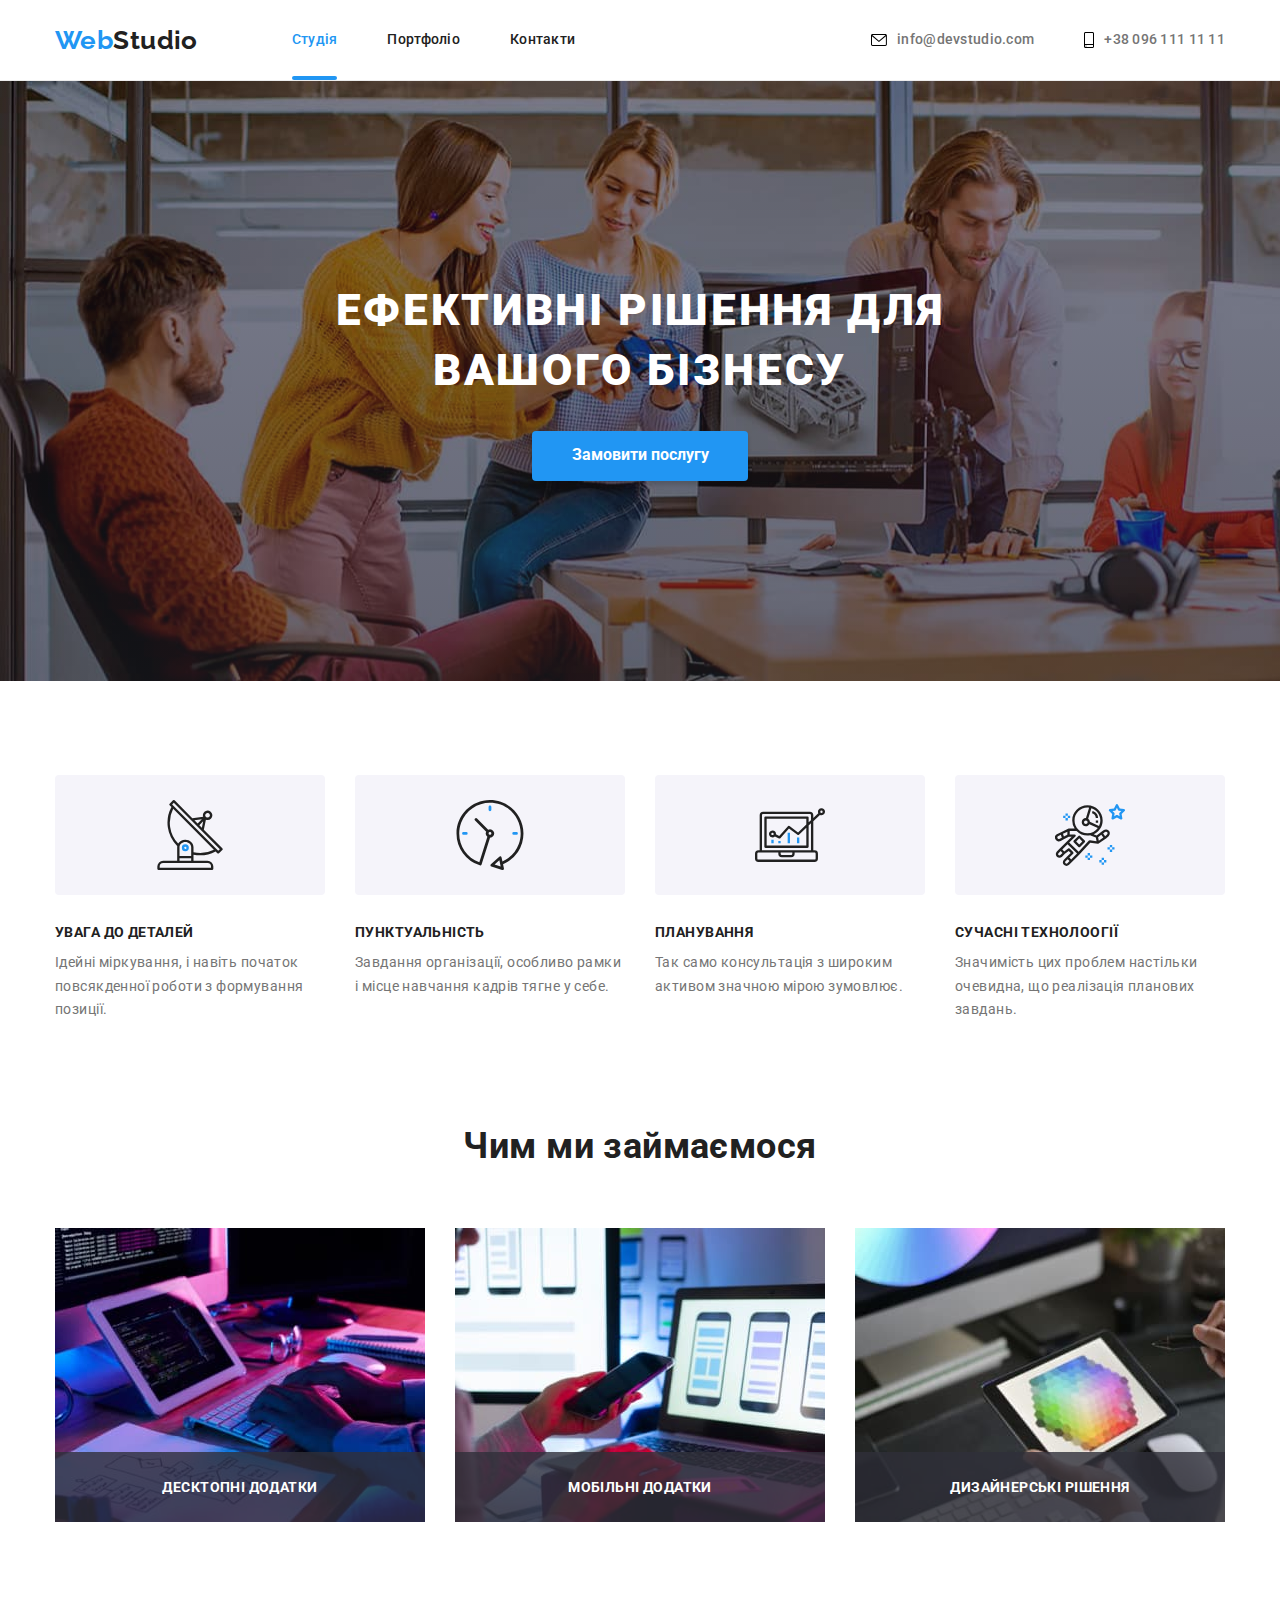
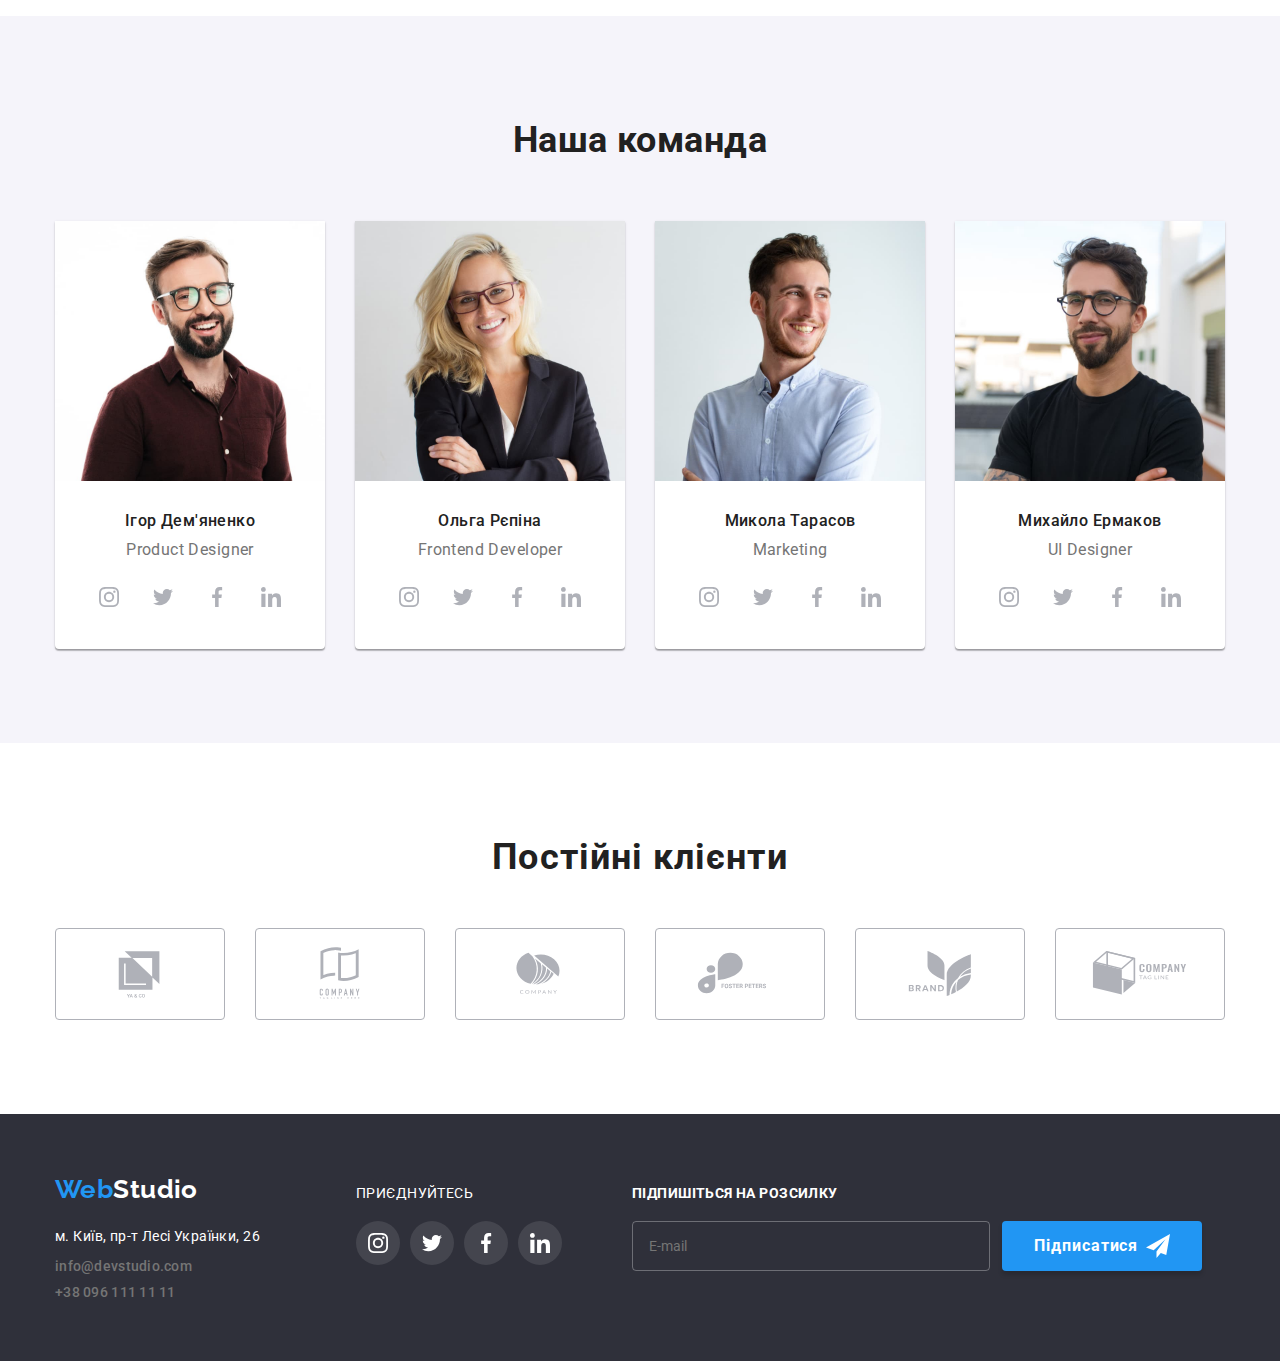
<file: index.html>
<!DOCTYPE html>
<html lang="uk">
  <head>
    <meta charset="UTF-8" >
    <meta http-equiv="X-UA-Compatible" content="IE=edge" >
    <meta name="viewport" content="width=device-width, initial-scale=1.0" >
    <title>WebStudio</title>
    <link
      rel="stylesheet"
      href="https://cdn.jsdelivr.net/npm/modern-normalize@1.1.0/modern-normalize.min.css"
    >
    <link rel="stylesheet" href="./css/styles.css" >
    <link rel="preconnect" href="https://fonts.googleapis.com" >
    <link rel="preconnect" href="https://fonts.gstatic.com" crossorigin >
    <link
      href="https://fonts.googleapis.com/css2?family=Raleway:wght@700&family=Roboto:wght@400;500;700;900&display=swap"
      rel="stylesheet"
    >
  </head>

  <body>
    <!--header-->
    <header class="page-header">
      <div class="container header-container">
        <nav class="page-nav">
          <a class="logo link" href="./index.html"
            >Web<span class="logo-black">Studio</span></a
          >
          <ul class="nav-list-menu list">
            <li class="menu-item">
              <a class="menu-link link current" href="./index.html">студія</a>
            </li>
            <li class="menu-item">
              <a class="menu-link link" href="./portfolio.html">портфоліо</a>
            </li>
            <li class="menu-item">
              <a class="menu-link link" href="">контакти</a>
            </li>
          </ul>
        </nav>
        <ul class="nav-contact-menu list">
          <li class="mail-item">
            <a class="mail-link link" href="mailto:info@devstudio.com"
              >info@devstudio.com
              <svg class="icons-header" width="16" height="12">
                <use href="./images/icons.svg#icon-envelope"></use>
              </svg>
            </a>
          </li>
          <li class="phone-item">
            <a class="phone-number-link link" href="tel:+380961111111"
              >+38 096 111 11 11
              <svg class="icons-header" width="10" height="16">
                <use href="./images/icons.svg#icon-smartphone"></use>
              </svg>
            </a>
          </li>
        </ul>
      </div>
    </header>
    <!--section hero section-->
    <main class="main">
      <section class="section hero-section">
        <div class="container">
          <h1 class="hero-title">ефективні рішення для вашого бізнесу</h1>
          <button data-modal-open class="modal-button" type="button">
            Замовити послугу
          </button>
        </div>
      </section>
      <!--FEATURES-->
      <section class="section">
        <div class="container">
          <h2 class="visually-hidden">наші особливості</h2>
          <ul class="list-feature list">
            <li class="feature">
              <div class="features-container">
                <svg class="feature-icons" width="70" height="70">
                  <use href="./images/icons.svg#icon-antenna"></use>
                </svg>
              </div>
              <h3 class="feature-head">увага до деталей</h3>
              <p class="deskription-feature">
                Ідейні міркування, і навіть початок повсякденної роботи з
                формування позиції.
              </p>
            </li>
            <li class="feature">
              <div class="features-container">
                <svg class="feature-icons" width="70" height="70">
                  <use href="./images/icons.svg#icon-clock"></use>
                </svg>
              </div>
              <h3 class="feature-head">пунктуальність</h3>
              <p class="deskription-feature">
                Завдання організації, особливо рамки і місце навчання кадрів
                тягне у себе.
              </p>
            </li>
            <li class="feature">
              <div class="features-container">
                <svg class="feature-icons" width="70" height="70">
                  <use href="./images/icons.svg#icon-diagram"></use>
                </svg>
              </div>
              <h3 class="feature-head">планування</h3>
              <p class="deskription-feature">
                Так само консультація з широким активом значною мірою зумовлює.
              </p>
            </li>
            <li class="feature">
              <div class="features-container">
                <svg class="feature-icons" width="70" height="70">
                  <use href="./images/icons.svg#icon-astronaut"></use>
                </svg>
              </div>
              <h3 class="feature-head">сучасні технолоогії</h3>
              <p class="deskription-feature">
                Значимість цих проблем настільки очевидна, що реалізація
                планових завдань.
              </p>
            </li>
          </ul>
        </div>
      </section>

      <!--чім ми займаємося-->

      <section class="section we-do-section">
        <div class="container">
          <h2 class="title-image-work">Чим ми займаємося</h2>

          <!--  -->

          <ul class="image-list list">
            <li>
              <div class="wrapper">
                <img
                  src="./images/coding.jpg"
                  alt="Розробка програм"
                  width="370"
                >
                <p class="overlay-text">десктопні додатки</p>
              </div>
            </li>
            <!--  -->
            <li>
              <div class="wrapper">
                <img
                  src="./images/mobile-dev.jpg"
                  alt="Розробка для мобільних пристроїв"
                  width="370"
                >
                  <p class="overlay-text">мобільні додатки</p>
              </div>
            </li>
            <!--  -->
            <li>
              <div class="wrapper">
                <img
                  src="./images/coloring.jpg"
                  alt="Розробка стилю"
                  width="370"
                >
                  <p class="overlay-text">дизайнерські рішення</p>
              </div>
            </li>
          </ul>
        </div>
      </section>

      <!--наша команда-->

      <section class="section team-section">
        <div class="container">
          <h2 class="title-team-section">Наша команда</h2>
          <ul class="list-team list">
            <li class="team">
              <img
                src="./images/img_team/man1.jpg"
                alt="Ігор Дем'яненко"
                width="270"
              >
              <div class="team-description">
                <h3 class="head-member-team">ігор дем'яненко</h3>
                <p class="post-member-team" lang="en">product designer</p>
                <ul class="social-list list">
                  <li>
                    <a
                      class="social-link link"
                      href="https://www.instagram.com"
                      target="_blank"
                      rel="nofollow noopener noreferrer"
                      aria-label="Instagram"
                    >
                      <svg class="social-icons" width="20" height="20">
                        <use href="./images/icons.svg#icon-instagram"></use>
                      </svg>
                    </a>
                  </li>
                  <li>
                    <a
                      class="social-link link"
                      href="https://www.twitter.com"
                      target="_blank"
                      rel="nofollow noopener noreferrer"
                      aria-label="Twitter"
                    >
                      <svg class="social-icons" width="20" height="20">
                        <use href="./images/icons.svg#icon-twitter"></use>
                      </svg>
                    </a>
                  </li>
                  <li>
                    <a
                      class="social-link link"
                      href="https://www.facebook.com"
                      target="_blank"
                      rel="nofollow noopener noreferrer"
                      aria-label="Facebook"
                    >
                      <svg class="social-icons" width="20" height="20">
                        <use href="./images/icons.svg#icon-facebook"></use>
                      </svg>
                    </a>
                  </li>
                  <li>
                    <a
                      class="social-link link"
                      href="https://www.linkedin.com"
                      target="_blank"
                      rel="nofollow noopener noreferrer"
                      aria-label="Linkedin"
                    >
                      <svg class="social-icons" width="20" height="20">
                        <use href="./images/icons.svg#icon-linkedin"></use>
                      </svg>
                    </a>
                  </li>
                </ul>
              </div>
            </li>
            <li class="team">
              <img
                src="./images/img_team/blondgerl.jpg"
                alt="Ольга Рєпіна"
                width="270"
              >
              <div class="team-description">
                <h3 class="head-member-team">ольга рєпіна</h3>
                <p class="post-member-team" lang="en">frontend developer</p>
                <ul class="social-list list">
                  <li>
                    <a
                      class="social-link link"
                      href="https://www.instagram.com"
                      target="_blank"
                      rel="nofollow noopener noreferrer"
                      aria-label="Instagram"
                    >
                      <svg class="social-icons" width="20" height="20">
                        <use href="./images/icons.svg#icon-instagram"></use>
                      </svg>
                    </a>
                  </li>
                  <li>
                    <a
                      class="social-link link"
                      href="https://www.twitter.com"
                      target="_blank"
                      rel="nofollow noopener noreferrer"
                      aria-label="Twitter"
                    >
                      <svg class="social-icons" width="20" height="20">
                        <use href="./images/icons.svg#icon-twitter"></use>
                      </svg>
                    </a>
                  </li>
                  <li>
                    <a
                      class="social-link link"
                      href="https://www.facebook.com"
                      target="_blank"
                      rel="nofollow noopener noreferrer"
                      aria-label="Facebook"
                    >
                      <svg class="social-icons" width="20" height="20">
                        <use href="./images/icons.svg#icon-facebook"></use>
                      </svg>
                    </a>
                  </li>
                  <li>
                    <a
                      class="social-link link"
                      href="https://www.linkedin.com"
                      target="_blank"
                      rel="nofollow noopener noreferrer"
                      aria-label="Linkedin"
                    >
                      <svg class="social-icons" width="20" height="20">
                        <use href="./images/icons.svg#icon-linkedin"></use>
                      </svg>
                    </a>
                  </li>
                </ul>
              </div>
            </li>
            <li class="team">
              <img
                src="./images/img_team/man2.jpg"
                alt="Микола Тарасов"
                width="270"
              >
              <div class="team-description">
                <h3 class="head-member-team">микола тарасов</h3>
                <p class="post-member-team" lang="en">marketing</p>
                <ul class="social-list list">
                  <li>
                    <a
                      class="social-link link"
                      href="https://www.instagram.com"
                      target="_blank"
                      rel="nofollow noopener noreferrer"
                      aria-label="Instagram"
                    >
                      <svg class="social-icons" width="20" height="20">
                        <use href="./images/icons.svg#icon-instagram"></use>
                      </svg>
                    </a>
                  </li>
                  <li>
                    <a
                      class="social-link link"
                      href="https://www.twitter.com"
                      target="_blank"
                      rel="nofollow noopener noreferrer"
                      aria-label="Twitter"
                    >
                      <svg class="social-icons" width="20" height="20">
                        <use href="./images/icons.svg#icon-twitter"></use>
                      </svg>
                    </a>
                  </li>
                  <li>
                    <a
                      class="social-link link"
                      href="https://www.facebook.com"
                      target="_blank"
                      rel="nofollow noopener noreferrer"
                      aria-label="Facebook"
                    >
                      <svg class="social-icons" width="20" height="20">
                        <use href="./images/icons.svg#icon-facebook"></use>
                      </svg>
                    </a>
                  </li>
                  <li>
                    <a
                      class="social-link link"
                      href="https://www.linkedin.com"
                      target="_blank"
                      rel="nofollow noopener noreferrer"
                      aria-label="Linkedin"
                    >
                      <svg class="social-icons" width="20" height="20">
                        <use href="./images/icons.svg#icon-linkedin"></use>
                      </svg>
                    </a>
                  </li>
                </ul>
              </div>
            </li>
            <li class="team">
              <img
                src="./images/img_team/man3.jpg"
                alt="Михайло Єрмаков"
                width="270"
              >
              <div class="team-description">
                <h3 class="head-member-team">михайло ермаков</h3>
                <p class="post-member-team" lang="en">UI designer</p>
                <ul class="social-list list">
                  <li>
                    <a
                      class="social-link link"
                      href="https://www.instagram.com"
                      target="_blank"
                      rel="nofollow noopener noreferrer"
                      aria-label="Instagram"
                    >
                      <svg class="social-icons" width="20" height="20">
                        <use href="./images/icons.svg#icon-instagram"></use>
                      </svg>
                    </a>
                  </li>
                  <li>
                    <a
                      class="social-link link"
                      href="https://www.twitter.com"
                      target="_blank"
                      rel="nofollow noopener noreferrer"
                      aria-label="Twitter"
                    >
                      <svg class="social-icons" width="20" height="20">
                        <use href="./images/icons.svg#icon-twitter"></use>
                      </svg>
                    </a>
                  </li>
                  <li>
                    <a
                      class="social-link link"
                      href="https://www.facebook.com"
                      target="_blank"
                      rel="nofollow noopener noreferrer"
                      aria-label="Facebook"
                    >
                      <svg class="social-icons" width="20" height="20">
                        <use href="./images/icons.svg#icon-facebook"></use>
                      </svg>
                    </a>
                  </li>
                  <li>
                    <a
                      class="social-link link"
                      href="https://www.linkedin.com"
                      target="_blank"
                      rel="nofollow noopener noreferrer"
                      aria-label="Linkedin"
                    >
                      <svg class="social-icons" width="20" height="20">
                        <use href="./images/icons.svg#icon-linkedin"></use>
                      </svg>
                    </a>
                  </li>
                </ul>
              </div>
            </li>
          </ul>
        </div>
      </section>
      <!-- client-list -->
      <section class="section clients">
        <div class="container">
          <h2 class="clients-title">Постійні клієнти</h2>
          <ul class="clients-list list">
            <li class="clients-item">
              <a href="" class="clients-link">
                <svg class="client-icon" width="106" height="60">
                  <use href="./images/icons.svg#icon-logo-1"></use>
                </svg>
              </a>
            </li>
            <li class="clients-item">
              <a href="" class="clients-link">
                <svg class="client-icon" width="106" height="60">
                  <use href="./images/icons.svg#icon-logo-2"></use>
                </svg>
              </a>
            </li>
            <li class="clients-item">
              <a href="" class="clients-link">
                <svg class="client-icon" width="106" height="60">
                  <use href="./images/icons.svg#icon-logo-3"></use>
                </svg>
              </a>
            </li>
            <li class="clients-item">
              <a href="" class="clients-link">
                <svg class="client-icon" width="106" height="60">
                  <use href="./images/icons.svg#icon-logo-4"></use>
                </svg>
              </a>
            </li>
            <li class="clients-item">
              <a href="" class="clients-link">
                <svg class="client-icon" width="106" height="60">
                  <use href="./images/icons.svg#icon-logo-5"></use>
                </svg>
              </a>
            </li>
            <li class="clients-item">
              <a href="" class="clients-link">
                <svg class="client-icon" width="106" height="60">
                  <use href="./images/icons.svg#icon-logo-6"></use>
                </svg>
              </a>
            </li>
          </ul>
        </div>
      </section>
    </main>

    <!--footer-->

    <footer class="page-footer">
      <div class="container">
        <div class="footer-container">
          <div class="section-address">
            <h2 class="visually-hidden">контакти</h2>
            <a class="logo-footer link" href="./index.html"
              >Web<span class="logo-white">Studio</span></a
            >
            <address class="address">
              <ul class="contact-list list">
                <li class="contact-item">
                  <a
                    class="address-link link"
                    href="https://goo.gl/maps/MjFmagzTwZB6WULo7"
                    target="_blank"
                    rel="noopener nofollow noreferrer"
                    >м. Київ, пр-т Лесі Українки, 26
                  </a>
                </li>
                <li class="footer-mail-item">
                  <a
                    class="footer-mail-link link"
                    href="mailto:info@devstudio.com"
                    >info@devstudio.com</a
                  >
                </li>
                <li class="footer-phone-item">
                  <a class="footer-phone-link link" href="tel:+380961111111"
                    >+38 096 111 11 11</a
                  >
                </li>
              </ul>
            </address>
          </div>
          <!-- social-list -->
          <div class="section-social-link">
            <p class="social-link-title">приєднуйтесь</p>
            <ul class="social-list-footer list">
              <li>
                <a
                  class="social-link-dark link"
                  href="https://www.instagram.com"
                  target="_blank"
                  rel="nofollow noopener noreferrer"
                  aria-label="Instagram"
                >
                  <svg class="social-icons-footer" width="20" height="20">
                    <use href="./images/icons.svg#icon-instagram"></use>
                  </svg>
                </a>
              </li>
              <li>
                <a
                  class="social-link-dark link"
                  href="https://www.twitter.com"
                  target="_blank"
                  rel="nofollow noopener noreferrer"
                  aria-label="Twitter"
                >
                  <svg class="social-icons-footer" width="20" height="20">
                    <use href="./images/icons.svg#icon-twitter"></use>
                  </svg>
                </a>
              </li>
              <li>
                <a
                  class="social-link-dark link"
                  href="https://www.facebook.com"
                  target="_blank"
                  rel="nofollow noopener noreferrer"
                  aria-label="Facebook"
                >
                  <svg class="social-icons-footer" width="20" height="20">
                    <use href="./images/icons.svg#icon-facebook"></use>
                  </svg>
                </a>
              </li>
              <li>
                <a
                  class="social-link-dark link"
                  href="https://www.linkedin.com"
                  target="_blank"
                  rel="nofollow noopener noreferrer"
                  aria-label="Linkedin"
                >
                  <svg class="social-icons-footer" width="20" height="20">
                    <use href="./images/icons.svg#icon-linkedin"></use>
                  </svg>
                </a>
              </li>
            </ul>
          </div>

          <!-- form footer -->

          <form class="footer-booking-form" name="footer-booking-form">
            <span class="title-submit " >підпишіться на розсилку</span>
            <label class="footer-label">
              <input class="footer-form-input" type="email" name="email" placeholder="E-mail">
              <button class="button-submit" type="submit">
                Підписатися
                <svg class="icon-send" width="24" height="24">
                  <use href="./images/icons.svg#icon-send"></use>
                </svg>
              </button>
            </label>  
          </form>
        </div>
      </div>
    </footer>

    <!-- modal window -->

    <div class="backdrop is-hidden" data-modal>
      <div class="modal">
        <p></p>
        <button data-modal-close class="close-btn" type="button">
          <svg class="close-btn-icon" width="18" height="18">
            <use href="./images/icons.svg#icon-close"></use>
          </svg>
        </button>

        <!-- modal-form -->

        <form class="modal-booking-form" name="modal_booking_form" >
          <div class="modal-submit">
            <p class="title-modal-submit">Залиште свої данні, ми вам передзвонимо</p>
            <!--  -->
            <label class="booking-form-fild">
              <span class="label-title">Ім'я</span>
              <input type="text" class="modal-form-input" name="username" required >
              <svg class="icon icon-person-form" width="18" height="18">
                <use href="./images/icons.svg#icon-person-black-form"></use>
              </svg>
            </label>
            <!--  -->
            <label class="booking-form-fild">
              <span class="label-title">Телефон</span>
              <input type="tel" class="modal-form-input" name="phone_number" required>
              <svg class="icon icon-phone-form" width="18" height="18">
                <use href="./images/icons.svg#icon-phone-black-form"></use>
              </svg>
            </label>
            <!--  -->
            <label class="booking-form-fild">
              <span class="label-title">Пошта</span>
              <input type="email" class="modal-form-input" name="email">
              <svg class="icon icon-email-form" width="18" height="18">
                <use href="./images/icons.svg#icon-email-black-form"></use>
              </svg>
            </label>
            <!--  -->
            <label class="booking-form-fild">
              <span class="label-title">Коментар</span>
              <textarea name="coments" placeholder="Введіть текст" rows="8"></textarea>
            </label>
            <!--  -->
            <label class="chekbox-form-fild">
              <input type="checkbox" name="checkbox" class="checkbox">
              <span class="icon-checkbox"></span>
              <span class="checkbox-title">Погоджуюся з розсилкою та приймаю 
                <a class="checkbox-agreement" href="">Умови договору</a>
              </span>
            </label>
            <button type="submit" class="button-submit modal-form-button" >Відправити</button>
          </div>
        </form>
      </div>
    </div>
    <script src="./js/modal.js"></script>
  </body>
</html>
</file>
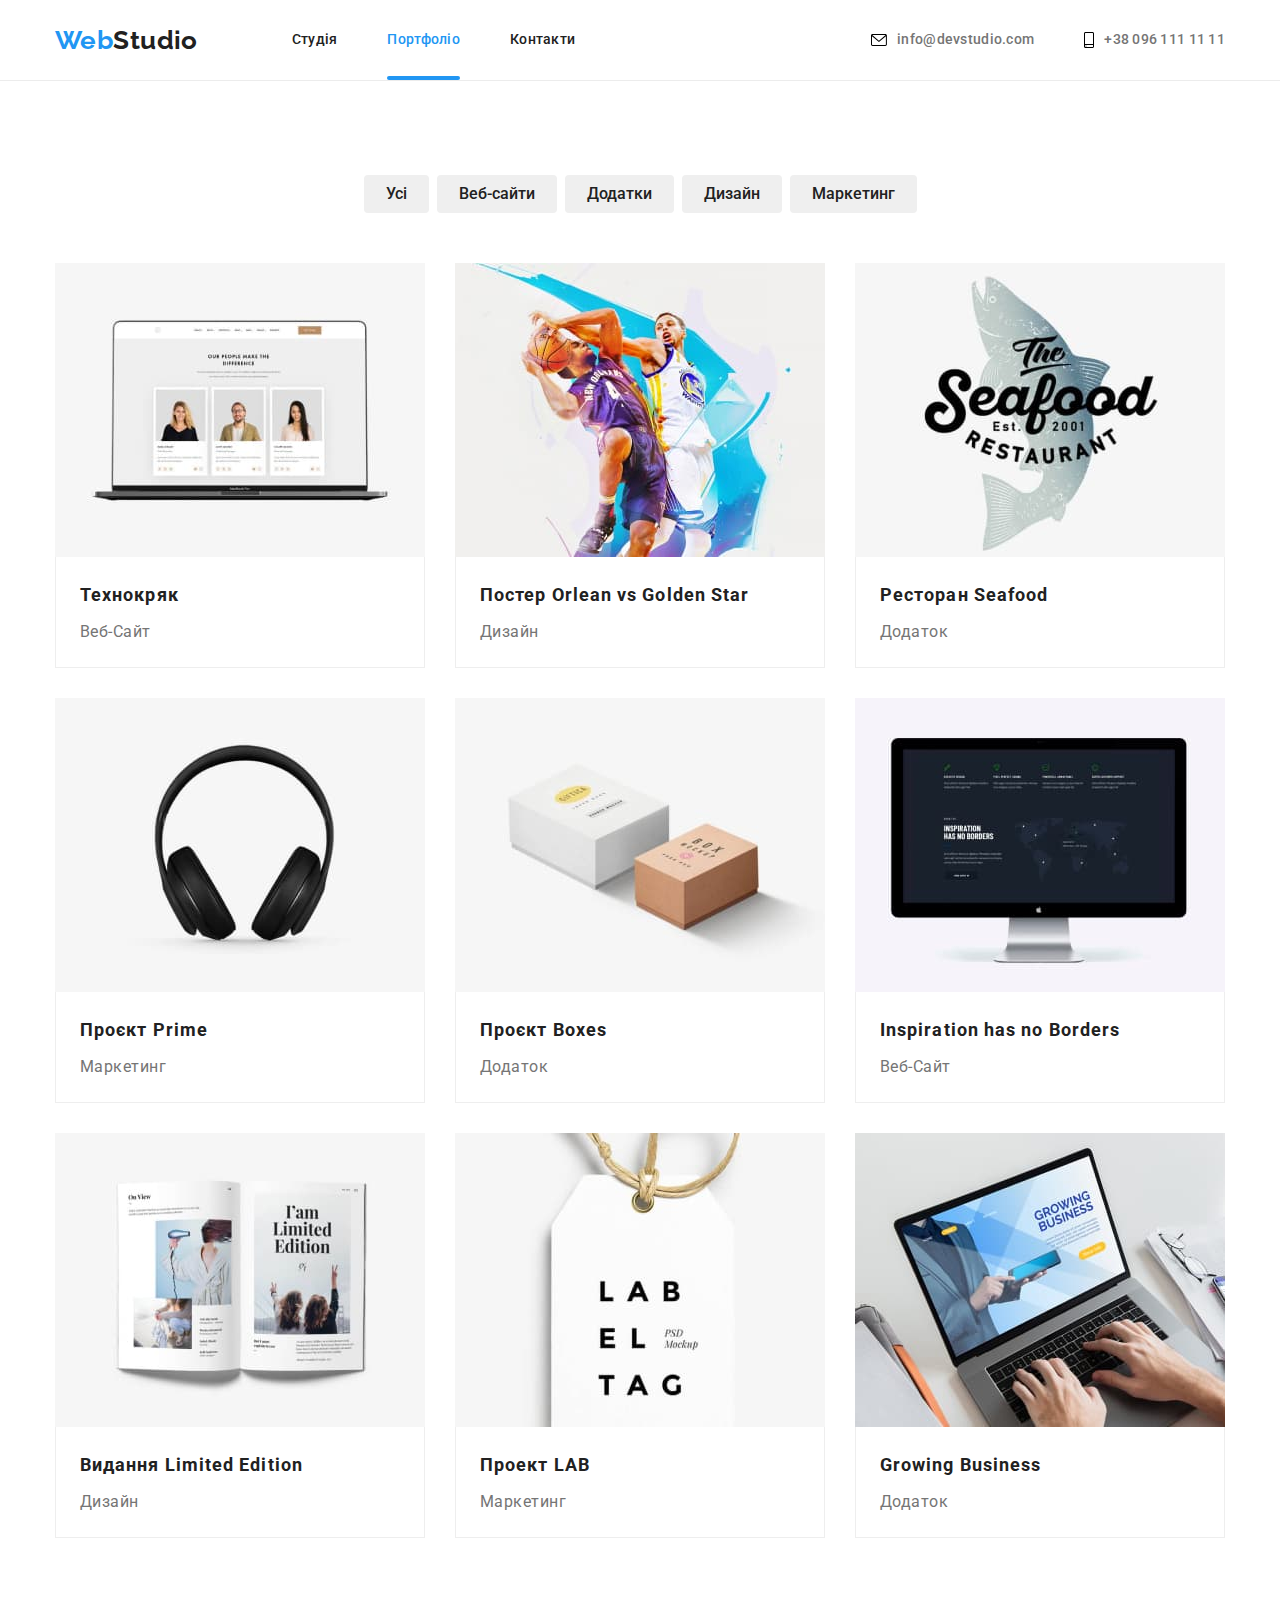
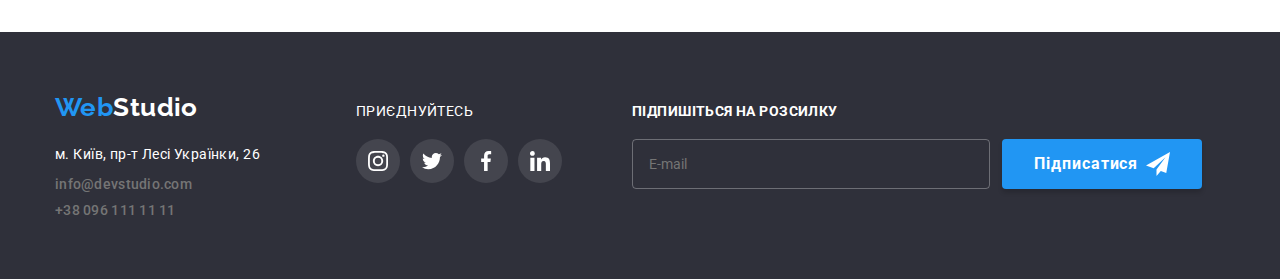
<file: portfolio.html>
<!DOCTYPE html>
<html lang="uk">
  <head>
    <meta charset="UTF-8" >
    <meta http-equiv="X-UA-Compatible" content="IE=edge" >
    <meta name="viewport" content="width=device-width, initial-scale=1.0" >
    <title>Портфоліо</title>
    <link
      rel="stylesheet"
      href="https://cdn.jsdelivr.net/npm/modern-normalize@1.1.0/modern-normalize.min.css"
    >
    <link rel="stylesheet" href="./css/styles.css" >
    <link rel="preconnect" href="https://fonts.googleapis.com" >
    <link rel="preconnect" href="https://fonts.gstatic.com" crossorigin >
    <link
      href="https://fonts.googleapis.com/css2?family=Raleway:wght@700&family=Roboto:wght@400;500;700;900&display=swap"
      rel="stylesheet"
    >
  </head>

  <body>
    <!--header-->
    <header class="page-header">
      <div class="container header-container">
        <nav class="page-nav">
          <a class="logo link" href="./index.html"
            >Web<span class="logo-black">Studio</span></a
          >
          <ul class="nav-list-menu list">
            <li class="menu-item">
              <a class="menu-link link" href="./index.html">студія</a>
            </li>
            <li class="menu-item">
              <a class="menu-link link current" href="./portfolio.html"
                >портфоліо</a
              >
            </li>
            <li class="menu-item">
              <a class="menu-link link" href="">контакти</a>
            </li>
          </ul>
        </nav>
        <ul class="nav-contact-menu list">
          <li class="mail-item">
            <a class="mail-link link" href="mailto:info@devstudio.com"
              >info@devstudio.com
              <svg class="icons-header" width="16" height="12">
                <use href="./images/icons.svg#icon-envelope"></use>
              </svg>
            </a>
          </li>
          <li class="phone-item">
            <a class="phone-number-link link" href="tel:+380961111111"
              >+38 096 111 11 11
                <svg class="icons-header" width="10" height="16">
              <use href="./images/icons.svg#icon-smartphone"></use>
            </svg>
            </a>
          </li>
        </ul>
      </div>
    </header>
    <!--main-->
    <main>
      <section class="section">
        <div class="container">
          <h1 class="visually-hidden">портфоліо</h1>

          <!-- filtr portfolio -->

          <ul class="nav-list list">
            <li>
              <button class="nav-list-link" type="button">усі</button>
            </li>
            <li>
              <button class="nav-list-link" type="button">
                веб-<span class="text-trasform-none">сайти</span>
              </button>
            </li>
            <li>
              <button class="nav-list-link" type="button">додатки</button>
            </li>
            <li>
              <button class="nav-list-link" type="button">дизайн</button>
            </li>
            <li>
              <button class="nav-list-link" type="button">маркетинг</button>
            </li>
          </ul>

          <!-- cards portfolio -->

          <ul class="list-portfolio">
            <li class="item list">
              <a href="" class="portfolio-link">
                <div class="portfolio-thumb">
                  <img
                    class="image"
                    src="./images/img-portfolio/img1.jpg"
                    alt="ноутбук розробка"
                    width="370"
                  >
                  <div class="overlay-box-portfolio">
                    <p class="overlay-deskription">
                      Ресурс пропонує комплексні пропозиції з різним рівнем
                      функціоналу та сервісів. Все це дозволить відвідувачу
                      отримати вичерпні відомості про компанію чи приватну
                      особу.
                    </p>
                  </div>
                </div>
                <div class="portfolio-description">
                  <h2 class="portfolio-title">технокряк</h2>
                  <p class="paragraf-list">веб-сайт</p>
                </div>
              </a>
            </li>
            <!--  -->
            <li class="item list">
              <a href="" class="portfolio-link">
                <div class="portfolio-thumb">
                  <img
                    src="./images/img-portfolio/img2.jpg"
                    alt="постер баскетбол"
                    width="370"
                  >
                  <div class="overlay-box-portfolio">
                    <p class="overlay-deskription">
                      Ресурс пропонує комплексні пропозиції з різним рівнем
                      функціоналу та сервісів. Все це дозволить відвідувачу
                      отримати вичерпні відомості про компанію чи приватну
                      особу.
                    </p>
                  </div>
                </div>
                <div class="portfolio-description">
                  <h2 class="portfolio-title">
                    постер<span lang="en">
                      orlean <span class="text-trasform-none">vs</span> golden
                      star</span
                    >
                  </h2>
                  <p class="paragraf-list">дизайн</p>
                </div>
              </a>
            </li>
            <!--  -->
            <li class="item list">
              <a class="portfolio-link" href="">
                <div class="portfolio-thumb">
                  <img
                    src="./images/img-portfolio/img3.jpg"
                    alt="додаток ресторана"
                    width="370"
                  >
                  <div class="overlay-box-portfolio">
                    <p class="overlay-deskription">
                      Ресурс пропонує комплексні пропозиції з різним рівнем
                      функціоналу та сервісів. Все це дозволить відвідувачу
                      отримати вичерпні відомості про компанію чи приватну
                      особу.
                    </p>
                  </div>
                </div>
                <div class="portfolio-description">
                  <h2 class="portfolio-title">
                    ресторан <span lang="en"> seafood</span>
                  </h2>
                  <p class="paragraf-list">додаток</p>
                </div>
              </a>
            </li>
            <!--  -->
            <li class="item list">
              <a class="portfolio-link" href="">
                <div class="portfolio-thumb">
                  <img
                    src="./images/img-portfolio/img4.jpg"
                    alt="навушники"
                    width="370"
                  >
                  <div class="overlay-box-portfolio">
                    <p class="overlay-deskription">
                      Ресурс пропонує комплексні пропозиції з різним рівнем
                      функціоналу та сервісів. Все це дозволить відвідувачу
                      отримати вичерпні відомості про компанію чи приватну
                      особу.
                    </p>
                  </div>
                </div>
                <div class="portfolio-description">
                  <h2 class="portfolio-title">
                    проєкт <span lang="en"> prime</span>
                  </h2>
                  <p class="paragraf-list">маркетинг</p>
                </div>
              </a>
            </li>
            <!--  -->
            <li class="item list">
              <a class="portfolio-link" href="">
                <div class="portfolio-thumb">
                  <img
                    src="./images/img-portfolio/img5.jpg"
                    alt="дрібні коробочки"
                    width="370"
                  >
                  <div class="overlay-box-portfolio">
                    <p class="overlay-deskription">
                      Ресурс пропонує комплексні пропозиції з різним рівнем
                      функціоналу та сервісів. Все це дозволить відвідувачу
                      отримати вичерпні відомості про компанію чи приватну
                      особу.
                    </p>
                  </div>
                </div>

                <div class="portfolio-description">
                  <h2 class="portfolio-title">
                    проєкт <span lang="en"> boxes</span>
                  </h2>
                  <p class="paragraf-list">додаток</p>
                </div>
              </a>
            </li>
            <!--  -->
            <li class="item list">
              <a class="portfolio-link" href="">
                <div class="portfolio-thumb">
                  <img
                    src="./images/img-portfolio/img6.jpg"
                    alt="монітор"
                    width="370"
                  >
                  <div class="overlay-box-portfolio">
                    <p class="overlay-deskription">
                      Ресурс пропонує комплексні пропозиції з різним рівнем
                      функціоналу та сервісів. Все це дозволить відвідувачу
                      отримати вичерпні відомості про компанію чи приватну
                      особу.
                    </p>
                  </div>
                </div>

                <div class="portfolio-description">
                  <h2 class="portfolio-title">
                    <span lang="en"
                      >inspiration
                      <span class="text-trasform-none">has no</span>
                      borders</span
                    >
                  </h2>
                  <p class="paragraf-list">веб-сайт</p>
                </div>
              </a>
            </li>
            <!--  -->
            <li class="item list">
              <a class="portfolio-link" href="">
                <div class="portfolio-thumb">
                  <img
                    src="./images/img-portfolio/img7.jpg"
                    alt="книга"
                    width="370"
                  >
                  <div class="overlay-box-portfolio">
                    <p class="overlay-deskription">
                      Ресурс пропонує комплексні пропозиції з різним рівнем
                      функціоналу та сервісів. Все це дозволить відвідувачу
                      отримати вичерпні відомості про компанію чи приватну
                      особу.
                    </p>
                  </div>
                </div>
                <div class="portfolio-description">
                  <h2 class="portfolio-title">
                    видання <span lang="en"> limited edition</span>
                  </h2>
                  <p class="paragraf-list">дизайн</p>
                </div>
              </a>
            </li>
            <!--  -->
            <li class="item list">
              <a class="portfolio-link" href="">
                <div class="portfolio-thumb">
                  <img
                    src="./images/img-portfolio/img8.jpg"
                    alt="бірка дизайн"
                    width="370"
                  >
                  <div class="overlay-box-portfolio">
                    <p class="overlay-deskription">
                      Ресурс пропонує комплексні пропозиції з різним рівнем
                      функціоналу та сервісів. Все це дозволить відвідувачу
                      отримати вичерпні відомості про компанію чи приватну
                      особу.
                    </p>
                  </div>
                </div>

                <div class="portfolio-description">
                  <h2 class="portfolio-title">
                    проект<span lang="en">
                      <span class="text-transform-up">lab</span></span
                    >
                  </h2>
                  <p class="paragraf-list">маркетинг</p>
                </div>
              </a>
            </li>
            <!--  -->
            <li class="item list">
              <a class="portfolio-link" href="">
                <div class="portfolio-thumb">
                  <img
                    src="./images/img-portfolio/img9.jpg"
                    alt="ноутбук додаток"
                    width="370"
                  >
                  <div class="overlay-box-portfolio">
                    <p class="overlay-deskription">
                      Ресурс пропонує комплексні пропозиції з різним рівнем
                      функціоналу та сервісів. Все це дозволить відвідувачу
                      отримати вичерпні відомості про компанію чи приватну
                      особу.
                    </p>
                  </div>
                </div>

                <div class="portfolio-description">
                  <h2 class="portfolio-title">
                    <span lang="en"> growing business</span>
                  </h2>
                  <p class="paragraf-list">додаток</p>
                </div>
              </a>
            </li>
          </ul>
        </div>
      </section>
    </main>
    <!--footer-->
    <footer class="page-footer">
      <div class="container">
        <div class="footer-container">
          <div class="section-address">
            <h2 class="visually-hidden">контакти</h2>
            <a class="logo-footer link" href="./index.html"
              >Web<span class="logo-white">Studio</span></a
            >
            <address class="address">
              <ul class="contact-list list">
                <li class="contact-item">
                  <a
                    class="address-link link"
                    href="https://goo.gl/maps/MjFmagzTwZB6WULo7"
                    target="_blank"
                    rel="noopener nofollow noreferrer"
                    >м. Київ, пр-т Лесі Українки, 26
                  </a>
                </li>
                <li class="footer-mail-item">
                  <a
                    class="footer-mail-link link"
                    href="mailto:info@devstudio.com"
                    >info@devstudio.com</a
                  >
                </li>
                <li class="footer-phone-item">
                  <a class="footer-phone-link link" href="tel:+380961111111"
                    >+38 096 111 11 11</a
                  >
                </li>
              </ul>
            </address>
          </div>
          <!-- social-list -->
          <div class="section-social-link">
            <p class="social-link-title">приєднуйтесь</p>
            <ul class="social-list-footer list">
              <li>
                <a
                  class="social-link-dark link"
                  href="https://www.instagram.com"
                  target="_blank"
                  rel="nofollow noopener noreferrer"
                  aria-label="Instagram"
                >
                  <svg class="social-icons-footer" width="20" height="20">
                    <use href="./images/icons.svg#icon-instagram"></use>
                  </svg>
                </a>
              </li>
              <li>
                <a
                  class="social-link-dark link"
                  href="https://www.twitter.com"
                  target="_blank"
                  rel="nofollow noopener noreferrer"
                  aria-label="Twitter"
                >
                  <svg class="social-icons-footer" width="20" height="20">
                    <use href="./images/icons.svg#icon-twitter"></use>
                  </svg>
                </a>
              </li>
              <li>
                <a
                  class="social-link-dark link"
                  href="https://www.facebook.com"
                  target="_blank"
                  rel="nofollow noopener noreferrer"
                  aria-label="Facebook"
                >
                  <svg class="social-icons-footer" width="20" height="20">
                    <use href="./images/icons.svg#icon-facebook"></use>
                  </svg>
                </a>
              </li>
              <li>
                <a
                  class="social-link-dark link"
                  href="https://www.linkedin.com"
                  target="_blank"
                  rel="nofollow noopener noreferrer"
                  aria-label="Linkedin"
                >
                  <svg class="social-icons-footer" width="20" height="20">
                    <use href="./images/icons.svg#icon-linkedin"></use>
                  </svg>
                </a>
              </li>
            </ul>
          </div>

          <!-- form footer -->

          <form class="footer-booking-form" name="footer-booking-form">
            <span class="title-submit " >підпишіться на розсилку</span>
            <label class="footer-label">
              <input class="footer-form-input" type="email" name="email" placeholder="E-mail">
              <button class="button-submit" type="submit">Підписатися <svg class="icon-send" width="24" height="24">
                <use href="./images/icons.svg#icon-send"></use>
                </svg>
              </button>
            </label>
          </form>
        </div>
      </div>
    </footer>
  </body>
</html>
</file>
<file: css/styles.css>
/*змінні кольорів*/
:root {
     /* color */

    --button-color-blue: #2196F3;
    --background-color-white: #ffffff;
    --background-color-dark: #2F303A;
    --background-color-light: #ECECEC;
    --background-color-team: #F5F4FA;
    --main-text-color-gray: #757575;
    --main-text-color-black: #212121;
    --logo-text-color-blue: #2196F3;
    --logo-text-color-black: #212121;
    --hover-focus-color-blue: #2196F3;
    /* font */
    --primary-font: 'Roboto', sans-serif;
    /* animation */
    --trns-fast: 250ms;
    --trns-slow: 2500ms;


}
h1, h2, h3, h4, h5, h6, p, ul {
    margin: 0;
}

/*    зміна курсора    */
button {
    cursor: pointer;
    font-family: inherit;
} 
/*    Підреслювання  вимк    */
.link {
    text-decoration: none;
}
a {
    text-decoration: none;
    color: #212121;
}
/*    маркер списку  вимк    */
.list {
    list-style: none;
    padding: 0;
} 

body {
    background-color: var(--background-color-white);
    font-family: var(--primary-font);
    font-size: 14px;
    letter-spacing: 0.03em;
}
.container {
    width: 1200px;
    margin: 0 auto;
    padding: 0 15px;
}
.section {
    padding-top: 94px;
    padding-bottom: 94px;
}

/*    header   */

nav a {
    display: block;
    padding-top: 32px;
    padding-bottom: 32px;
}
.page-header {
    background-color: var(--background-color-white);
    border-bottom: 1px solid #ECECEC;
}
.page-nav {
    display: flex;
    align-items: center;
}
.header-container {
    display: flex;
    justify-content: space-between;
    align-items: center;
}
/* logo */

.logo {
    font-family: 'Raleway';
    font-weight: 700;
    font-size: 26px;
    line-height: 1.19;
    color: var(--logo-text-color-blue);
    margin-right: 94px;
    padding-top: 24px;
    padding-bottom: 24px;

}
.logo-black {
    color: var(--logo-text-color-black);
}
/* nav */
.nav-list-menu {
    display: flex;
    text-transform: capitalize;
} 
.menu-item {
    margin-right: 50px;

}
.menu-link {
    font-weight: 500;
    line-height: 1.14;
    letter-spacing: 0.02em;
    position: relative;

    transition-property: color;
    transition-duration: var(--trns-fast);

}
.current {
    color: #2196F3;
}
.menu-link.current::after {
    content: '';
    position: absolute;
    bottom: 0;
    left: 0;

    display: block;
    width: 100%;
    height: 4px;

    border-radius: 4px;
    background-color:var(--button-color-blue);
    
}

.nav-contact-menu {
    display: flex;
}

/*    Посилання на mail     */

.mail-item {
    margin-right: 50px;
    display: flex;
    align-items: center; 


}
.phone-item {
    display: flex;
    align-items: center;

}
.icons-header {
    transition-property: fill;
    transition-duration: var(--trns-fast);
}


.mail-link {
    display: flex;
    flex-direction: row-reverse;
    align-items: center;
    gap: 10px;
    font-weight: 500;
    line-height: 1.14;
    letter-spacing: 0.02em;
    color: var(--main-text-color-gray);

    transition-property: color;
    transition-duration: var(--trns-fast);
}                   
/*    Посилання на phone    */

.phone-number-link {
    display: flex;
    flex-direction: row-reverse;
    align-items: center;
    gap: 10px;
    font-weight: 500;
    line-height: 1.14;
    letter-spacing: 0.02em;
    color:var(--main-text-color-gray);
    
    transition-property: color;
    transition-duration: var(--trns-fast); 
}

/*    Hover Focus  header  */

.menu-link:hover,
.menu-link:focus,
.mail-link:hover,
.mail-link:focus,
.phone-number-link:hover,
.phone-number-link:focus {
    color: var(--hover-focus-color-blue);
}

.mail-item:hover,
.mail-item:focus,
.phone-item:hover,
.phone-item:focus .icons-header {
    fill: var(--hover-focus-color-blue);
}

.mail-link:focus,
.phone-number-link:focus .icons-header {
    fill: #188CE8;
}

/*    MAIN section--HERO SECTION    */

img {
    display: block;
}
.hero-section {
    padding: 200px 0 200px 0;
    margin: auto;
    max-width: 1600px;
    background-image: linear-gradient(rgba(47, 48, 58, 0.1), rgba(47, 48, 58, 0.4)), url('../images/Img.jpg');
    background-color: var(--background-color-dark);
    
}

.hero-title {
    width: 696px;
    margin-left: auto;
    margin-right: auto;
    margin-bottom: 30px;
    text-align: center;
    text-transform: uppercase;
    font-weight: 900;
    font-size: 44px;
    line-height: 1.36;
    letter-spacing: 0.06em;
    color: var(--background-color-white);
}
.modal-button {
    width: 216px;
    height: 50px;
    font-weight: 700;
    font-size: 16px;
    line-height: 1.9;
    color: #ffffff;
    background-color: var(--button-color-blue);
    border-radius: 4px;
    box-shadow: 0px 4px 4px rgba(0, 0, 0, 0.15);
    display: block;
    margin-left: auto;
    margin-right: auto;
    border: none;

    transition-property: background-color;
    transition-duration: var(--trns-fast);

}
.modal-button:hover, 
.modal-button:focus {
    background-color: #188CE8;
}
/* FEATURES*/

/* правильно ховаєм заголовок */
.visually-hidden {
    position: absolute;
    width: 1px;
    height: 1px;
    margin: -1px;
    border: 0;
    padding: 0;
    white-space: nowrap;
    clip-path: inset(100%);
    clip: rect(0 0 0 0);
    overflow: hidden;
}
.feature {
    width: 270px;
}
.list-feature {
    display: flex;
    gap: 30px;
    justify-content: space-between;
}
.features-container {
    display: flex;
    justify-content: center;
    align-items: center;
    width: 270px;
    height: 120px;
    background: #F5F4FA;
    border-radius: 4px;
    
}
.feature-icons {
    display: block;
    
}
.feature-head {
    font-size: 14px;
    font-weight: 700;
    line-height: 1.14;
    text-transform: uppercase;
    color: var(--main-text-color-black);
    margin-top: 30px;
}
.deskription-feature {
    line-height: 1.71;
    color: var(--main-text-color-gray);
    margin-top: 10px;
}

/*   Чим ми займаємося    */
.we-do-section {
    padding-top: 0;
}

.title-image-work {
    display: flex;
    justify-content: center;
    font-weight: 700;
    font-size: 36px;
    line-height: 1.7;
    color: var(--main-text-color-black);
}
.image-list {
    margin-top: 50px;
    display: flex;
    justify-content: space-between;
    gap: 30px;

}

/* overlay */

.wrapper {
    position: relative;
}

.overlay-text {
    font-weight: 700;
    text-transform: uppercase;
    color: #FFFFFF;
    letter-spacing: 0.03em;
    position: absolute;
    bottom: 0;
    width: 100%;
    height: 70px;
    background: rgba(47, 48, 58, 0.8);
    display: flex;
    justify-content: center;
    align-items: center;
}
/* Наша команда */
.team-section {
    background-color: var(--background-color-team);
} 
.title-team-section {
    font-weight: 700;
    font-size: 36px;
    line-height: 1.7;
    color: var(--main-text-color-black);
    display: flex;
    justify-content: center;
}

.list-team {
    display: flex;
    gap: 30px;
    justify-content: space-between;
    margin-top: 50px;
}
.team-description {
    padding: 30px 0;
}
.team {
    background-color: var(--background-color-white);
    width: 270px;
    height: 428px;
    box-shadow: 0px 1px 3px rgba(0, 0, 0, 0.12),
     0px 1px 1px rgba(0, 0, 0, 0.14),
     0px 2px 1px rgba(0, 0, 0, 0.2);
    border-radius: 0px 0px 4px 4px;
}
.head-member-team {
    font-weight: 500;
    font-size: 16px;
    line-height: 1.19;
    color: var(--main-text-color-black);
    display: flex;
    justify-content: center;
    text-transform: capitalize;
}
.post-member-team {
    font-size: 16px;
    line-height: 1.19;
    color: var(--main-text-color-gray);
    display: flex;
    justify-content: center;
    text-transform: capitalize;
    margin-top: 10px;
}
/* social-list */
.social-list {
    display: flex;
    justify-content: center;
    gap: 10px;
    margin-top: 16px;
}
.social-link {
    display: flex;
    align-items: center;
    justify-content: center;
    width: 44px;
    height: 44px;
    color: #AFB1B8;
    background-color: #FFFFFF;
    border-radius: 50%;
    
    transition-property: background-color fill;
    transition-duration: var(--trns-fast);
}
.social-icons {
    fill: currentColor;

    transition-property: background-color fill;
    transition-duration: var(--trns-fast);
}
/* hover/focus */
.social-link:hover,
.social-link:focus {
    background-color: #2196F3;
}
.social-link:hover .social-icons {
    fill: #fff; 
}
.social-link:focus .social-icons {
    fill: #fff;
}
/* client-list */
.clients-title {
    display: flex;
    justify-content: center;
    font-size: 36px;
    letter-spacing: 0.03em;
    color: #212121;
}
.clients-list {
    display: flex;
    justify-content: center;
    align-items: center;
    gap: 30px;
    margin-top: 50px;
}
.clients-link {
    width: 170px;
    height: 92px;
    display: flex;
    justify-content: center;
    align-items: center;
    border: 1px solid #AFB1B8;
    border-radius: 4px;
    color: #AFB1B8;

    transition-property: color border-color;
    transition-duration: var(--trns-fast);
}
.client-icon {
    fill: currentColor;
}
.clients-link:hover,
.clients-link:focus {
    border-color: var(--hover-focus-color-blue);
    color: var(--hover-focus-color-blue);
}

/*    Portfolio   main */

/* список навигации*/
.nav-list {
    display: flex;
    justify-content: center;
    gap: 8px;
}
.nav-list-link {
    text-transform: capitalize;
    border: none;
    border-radius: 4px;
    font-family: inherit;
    font-weight: 500;
    font-size: 16px;
    line-height: 1.6;
    color: var(--main-text-color-black);
    height: 38px;
    padding-left: 22px;
    padding-right: 22px;

    transition-property: background-color color box-shadow;
    transition-duration: var(--trns-fast);

}
.text-trasform-none {
    text-transform: lowercase;
} 
.text-transform-up {
    text-transform: uppercase;
}

.nav-list-link:hover,
.nav-list-link:focus {
    background-color: var(--hover-focus-color-blue);
    color: #FFFFFF;
    box-shadow: 0px 3px 1px rgba(0, 0, 0, 0.1),
     0px 1px 2px rgba(0, 0, 0, 0.08),
     0px 2px 2px rgba(0, 0, 0, 0.12);
}

/*portfolio Maine content */

.list-portfolio {
    display: flex;
    flex-wrap: wrap;
    gap: 30px;
    justify-content: center;
    padding: 0;
    margin-top: 50px;
} 

.item {
    display: inline-block;
}


.portfolio-link {
    display: block;
    
    transform: box-shadow;
    transition-duration: var(--trns-fast);
}
.portfolio-link:hover,
.portfolio-link:focus {
    box-shadow: 0px 1px 1px rgba(0, 0, 0, 0.12), 
    0px 4px 4px rgba(0, 0, 0, 0.06),
     1px 4px 6px rgba(0, 0, 0, 0.16);
}
.portfolio-title {
    text-transform: capitalize;
    font-size: 18px;
    line-height: 36px;
    letter-spacing: 0.06em;
    
}
.paragraf-list {
    text-transform: capitalize;
    color: var(--main-text-color-gray);
    padding-top: 4px;
    font-size: 16px;
    line-height: 30px;
    letter-spacing: 0.03em;
}
.portfolio-description {
    padding: 20px 24px;
    border-left: 1px solid #EEEEEE;
    border-right: 1px solid #EEEEEE;
    border-bottom: 1px solid #EEEEEE;
}

/* Overlay portfolio */

.portfolio-thumb {
    position: relative;
    overflow: hidden;

}
.portfolio-overlay {
    position: absolute;
    top: 0;
    left: 0;
    width: 100%;
    height: 100%;
}
.overlay-box-portfolio {
    position: absolute;
    left: 0;
    top: 0;
    width: 100%;
    height: 294px;
    background: rgba(33, 150, 243, 0.9);
    padding: 63px 24px;
    
    transform: translateY(100%);
    transition: var(--trns-fast) cubic-bezier(0.4, 0, 0.2, 1);
}
.portfolio-link:hover .overlay-box-portfolio,
.portfolio-link:focus .overlay-box-portfolio {
    transform: translateY(0);
}
.overlay-deskription {
    font-size: 18px;
    line-height: 1.55;
    letter-spacing: 0.03em;
    color: #FFFFFF;
}

/*    Footer    */
.page-footer {
    display: block;
    background-color: var(--background-color-dark);
    display: flex;
    flex-direction: column;
    justify-content: center;
    padding-top: 60px;
    padding-bottom: 60px;
}

.logo-footer {
    font-family: 'Raleway';
    font-weight: 700;
    font-size: 26px;
    line-height: 1.19;
    color: var(--logo-text-color-blue);
    display: block;
}

.logo-white {
    color: #FFFFFF;
}

.address {
    width: 231px;
    font-style: normal;
    margin-top: 20px;
}

.contact-list {
    display: flex;
    justify-content: space-between;
    flex-direction: column;
}

.address-link {
    line-height: 1.7;
    color: #FFFFFF;

    transition-property: color;
    transition-duration: var(--trns-fast);
}
.footer-mail-item {
    margin-top: 9px;
}

.footer-mail-link {
    font-weight: 500;
    line-height: 1.14;
    letter-spacing: 0.02em;
    color: var(--main-text-color-gray);

    transition-property: color;
    transition-duration: var(--trns-fast);
}

.footer-phone-link {
    font-weight: 500;
    line-height: 1.14;
    letter-spacing: 0.02em;
    color: var(--main-text-color-gray);

    transition-property: color;
    transition-duration: var(--trns-fast);
}
.footer-phone-item {
    margin-top: 9px;
}
.address-link:hover,
.address-link:focus,
.footer-mail-link:hover,
.footer-mail-link:focus,
.footer-phone-link:hover,
.footer-phone-link:focus {
    color: var(--button-color-blue);
}

/* social-link-footer */

.footer-container {
    display: flex;
    gap: 70px;
    align-items: baseline;

}
.section-social-link {
    display: flex;
    flex-direction: column;
    justify-content: space-between;
    width: 206px;
    height: 80px;
}

.social-link-footer {
   display: flex;
}

.social-link-title {
font-size: 14px;
text-transform: uppercase;
color: #FFFFFF;
}
.social-list-footer {
    display: flex;
    gap: 10px;
}

.social-link-dark {
    display: flex;
    align-items: center;
    justify-content: center;
    width: 44px;
    height: 44px;
    color: #ffffff;
    background: rgba(255, 255, 255, 0.1);
    border-radius: 50%;
    
    transition-property: background-color;
    transition-duration: var(--trns-fast);
}

.social-icons-footer {
    fill: currentColor;
    
}

/* hover/focus */

.social-link-dark:hover,
.social-link-dark:focus {
    background-color: #2196F3;
}

/* modal window */  


.backdrop {
    position: fixed;
    top: 0;
    left: 0;

    width: 100%;
    height: 100%;
    background-color: rgba(0, 0, 0, 0.2); 

    transition: opacity 250ms linear, visibility 250ms linear;
    

}
.backdrop.is-hidden {
    opacity: 0;
    visibility: hidden;
    pointer-events: none;
}
.modal {
    position: absolute;
    top: 50%;
    left: 50%;
    transform: translate(-50%, -50%);
    
    width: 528px;
    height: 580px;
    
    background: #FFFFFF;
    box-shadow: 0px 1px 3px rgba(0, 0, 0, 0.12),
     0px 1px 1px rgba(0, 0, 0, 0.14), 
     0px 2px 1px rgba(0, 0, 0, 0.2);
    border-radius: 4px; 

    padding: 40px;


}
.close-btn {
    position: absolute;
    top: 8px;
    right: 8px;

    display: flex;
    align-items: center;
    justify-content: center;
    width: 30px;
    height: 30px;
    padding: 0;
    
    background-color: transparent;
    border-radius: 50%;
    border: 1px solid rgba(0, 0, 0, 0.1);
}
.close-btn:hover .close-btn-icon {
    fill:var(--hover-focus-color-blue);
}
/* form footer */

.footer-booking-form {
    display: flex;
    flex-direction: column;

    
}

.title-submit {
    font-weight: 700;
    text-transform: uppercase;

    color: #FFFFFF;
    margin-bottom: 20px;
}
.footer-label {
    display: flex;
    
}
.footer-form-input {
        cursor: pointer;
    width: 358px;
    height: 50px;
    margin-right: 12px;
    border: 1px solid rgba(255, 255, 255, 0.3);
    border-radius: 4px;
    background-color: transparent;
    padding-left: 16px;
    color: #FFFFFF;
}
.footer-form-input:focus {
    outline: inherit;
}


.button-submit {
    width: 200px;
    height: 50px;
    background: var(--button-color-blue);
    box-shadow: 0px 4px 4px rgba(0, 0, 0, 0.15);
    border-radius: 4px;
    border: none;
    letter-spacing: 0.06em;
    font-weight: 700;
    font-size: 16px;
    line-height: 1.9;
    padding: 10px 28px;
    color: #FFFFFF;
    display: flex;
    align-items: center;
    justify-content: space-around;
}

.icon-send {
    fill: #fff;
}

/* modal-form */

.title-modal-submit {
    font-weight: 700;
    font-size: 20px;
    line-height: 23px;
    text-align: center;
    letter-spacing: 0.03em;
    margin-bottom: 12px;

    color: #212121;
}

.booking-form-fild {
    position: relative;
    display: flex;
    flex-direction: column;
    justify-content: flex-end;
    margin-bottom: 10px;
    
}
.label-title {
    font-size: 12px;
    line-height: 1.2;
    letter-spacing: 0.01em;
    margin-bottom: 4px;
    color: #757575;
}
.modal-form-input {
    height: 40px;
    border: 1px solid rgba(33, 33, 33, 0.2);
    border-radius: 4px;
    padding-left: 42px;
    transition: 250ms cubic-bezier(0.4, 0, 0.2, 1);
}
.icon {
    position: absolute;
    display: inline-block;
    left: 12px;
    top: 50%;
    transition: 250ms cubic-bezier(0.4, 0, 0.2, 1);


}
textarea {
    height: 120px;
    padding: 12px 16px;
    font-size: 12px;
    line-height: 1.2;
    letter-spacing: 0.01em;
    color: rgba(33, 33, 33, 0.2);
    border: 1px solid rgba(33, 33, 33, 0.2);
    border-radius: 4px;
    resize: none;
    color: #2F303A;
}

/* CHECKBOX */

.chekbox-form-fild {
    position: relative;
    display: inline-block;
    display: flex;
    justify-content: center;
    height: 24px;
    align-items: center;
    gap: 8px;
    margin-top: 20px;
    margin-bottom: 30px;
    cursor: pointer;
}
.checkbox {
    position: absolute;
    width: 1px;
    height: 1px;
    margin: -1px;
    border: 0;
    padding: 0;
    white-space: nowrap;
    clip-path: inset(100%);
    clip: rect(0 0 0 0);
    overflow: hidden;
}
.icon-checkbox {
    display: inline-block;
    width: 16px;
    height: 15px;

    border: 2px solid #212121;
    border-radius: 2px;
    transition: 250ms cubic-bezier(0.4, 0, 0.2, 1);

}
.checkbox:checked + .icon-checkbox {
    background-color: var(--button-color-blue);
    background-image: url('../images/icon\ check.svg');
    background-size: contain;
    background-origin: border-box;
    border-color: transparent;
    

}
.icon-check {
    display: inline-block;
    width: 16px;
    height: 15px;
    background: #2196F3;
    border-radius: 2px;
}

.checkbox-title {
    font-size: 14px;
    line-height: 24px;
    letter-spacing: 0.03em;

    color: #757575;
}
.checkbox-agreement {
    letter-spacing: 0.03em;
    text-decoration-line: underline;

    color: #2196F3;
}


/*  */
.booking-form-fild:hover .icon {
    fill: #2196F3;
} 

.modal-form-input:hover,
.modal-form-input:focus  {
    border-color: #188CE8;
    outline: #188CE8;
} 
.modal-form-input:focus ~ .icon {
    fill: #2196F3;
}

textarea:hover, 
textarea:focus {
    border-color: #188CE8;
    outline: #188CE8;
}

.modal-form-button {
    margin: auto;
    background: #2196F3;
    box-shadow: 0px 4px 4px rgba(0, 0, 0, 0.15);
    border-radius: 4px;
    cursor: pointer;
}
</file>
